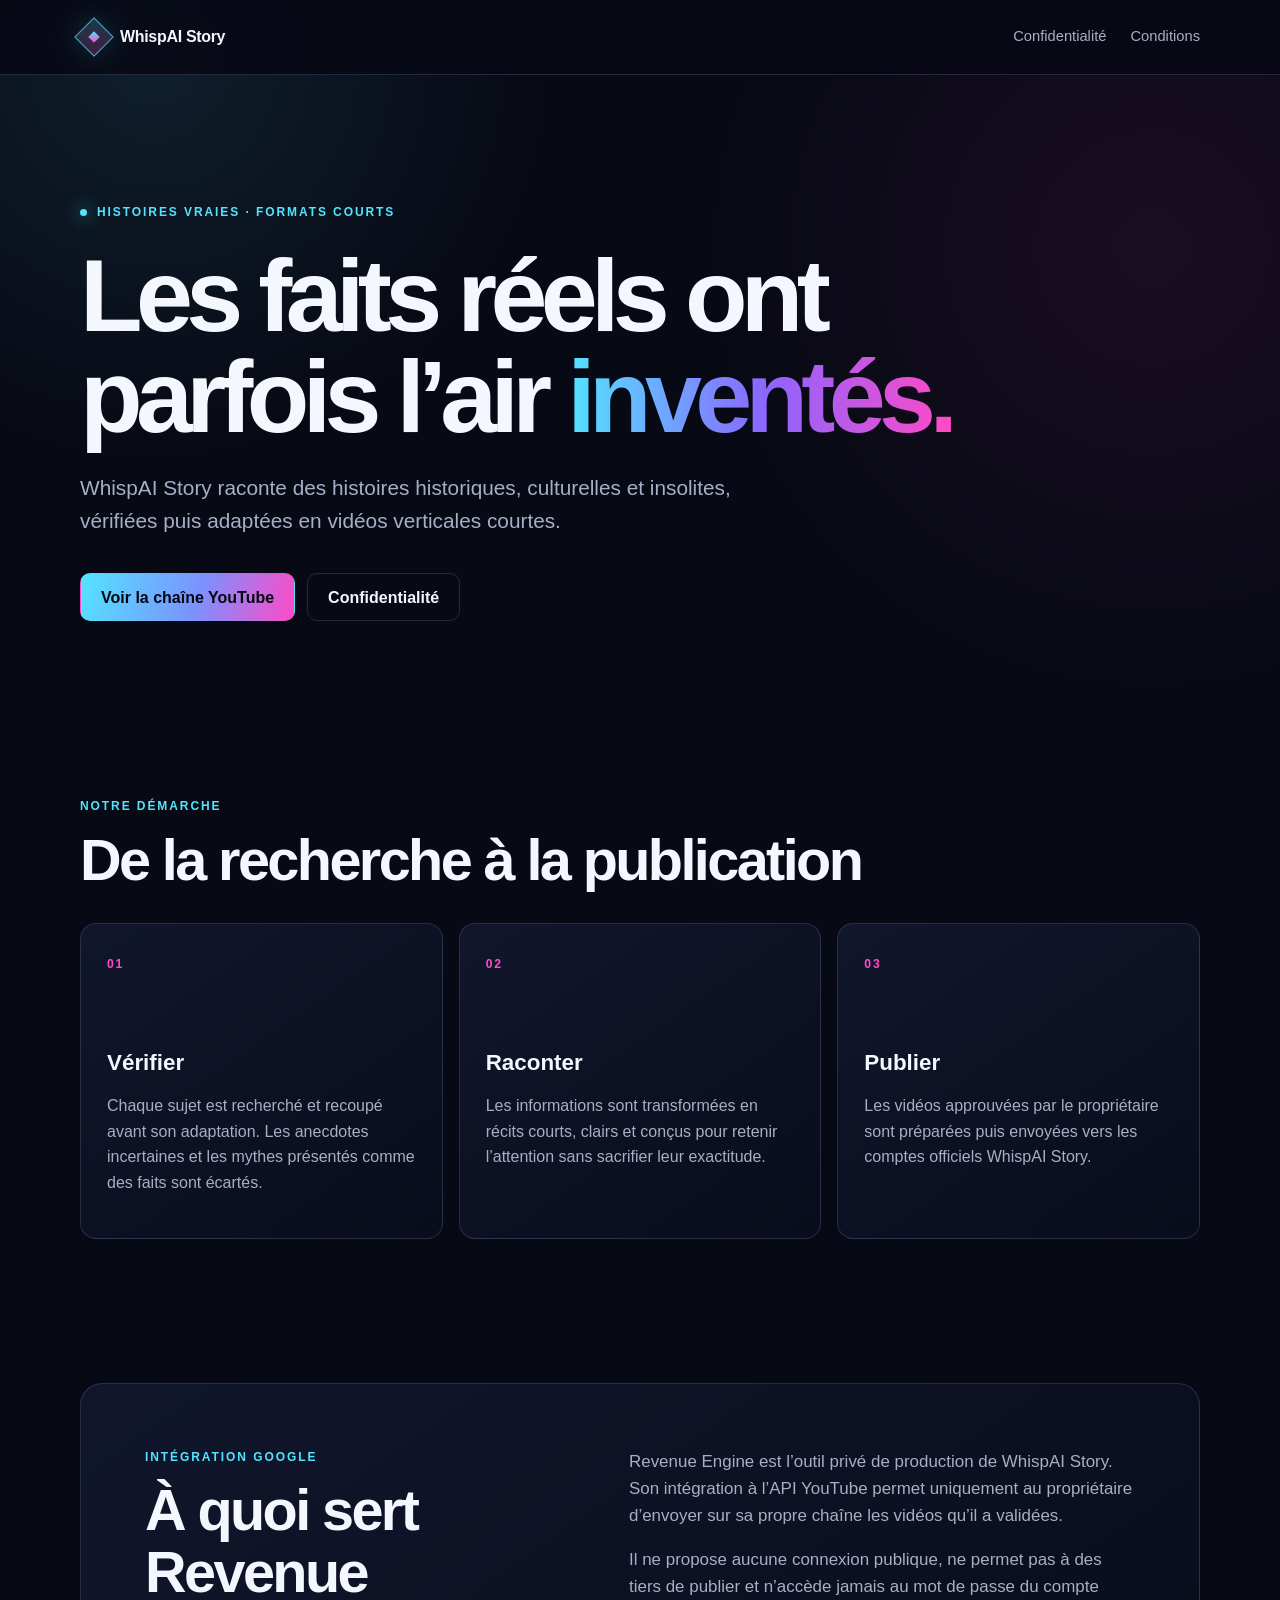
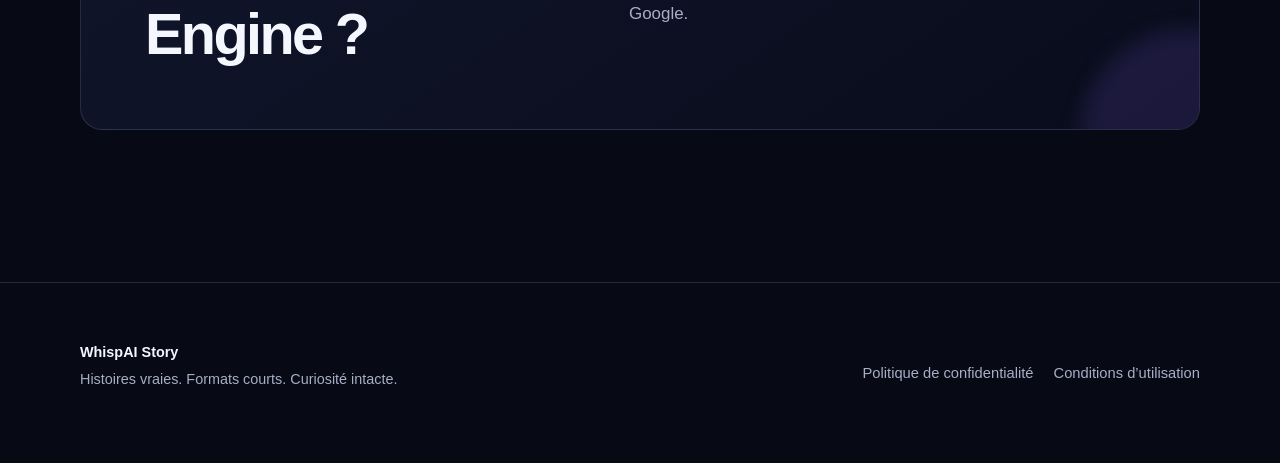
<file: index.html>
<!doctype html>
<html lang="fr">
  <head>
    <meta charset="utf-8">
    <meta name="viewport" content="width=device-width, initial-scale=1">
    <title>WhispAI Story</title>
    <meta name="description" content="WhispAI Story raconte en vidéos courtes des histoires vraies, surprenantes et vérifiées.">
    <link rel="stylesheet" href="/styles.css">
  </head>
  <body>
    <header class="site-header">
      <div class="shell header-inner">
        <a class="brand" href="/" aria-label="WhispAI Story — Accueil">
          <span class="brand-mark" aria-hidden="true"><span></span></span>
          <span>WhispAI Story</span>
        </a>
        <nav aria-label="Navigation principale">
          <a href="/confidentialite/">Confidentialité</a>
          <a href="/conditions/">Conditions</a>
        </nav>
      </div>
    </header>

    <main>
      <section class="hero shell">
        <div class="eyebrow"><span class="signal" aria-hidden="true"></span>Histoires vraies · formats courts</div>
        <h1>Les faits réels ont parfois l’air <span>inventés.</span></h1>
        <p class="hero-copy">
          WhispAI Story raconte des histoires historiques, culturelles et insolites,
          vérifiées puis adaptées en vidéos verticales courtes.
        </p>
        <div class="actions">
          <a class="button button-primary" href="https://www.youtube.com/@WhispAI_Story" target="_blank" rel="noreferrer">Voir la chaîne YouTube</a>
          <a class="button button-secondary" href="/confidentialite/">Confidentialité</a>
        </div>
      </section>

      <section class="section shell" aria-labelledby="mission-title">
        <div class="section-heading">
          <p class="kicker">Notre démarche</p>
          <h2 id="mission-title">De la recherche à la publication</h2>
        </div>
        <div class="cards">
          <article class="card">
            <span class="card-number">01</span>
            <h3>Vérifier</h3>
            <p>Chaque sujet est recherché et recoupé avant son adaptation. Les anecdotes incertaines et les mythes présentés comme des faits sont écartés.</p>
          </article>
          <article class="card">
            <span class="card-number">02</span>
            <h3>Raconter</h3>
            <p>Les informations sont transformées en récits courts, clairs et conçus pour retenir l’attention sans sacrifier leur exactitude.</p>
          </article>
          <article class="card">
            <span class="card-number">03</span>
            <h3>Publier</h3>
            <p>Les vidéos approuvées par le propriétaire sont préparées puis envoyées vers les comptes officiels WhispAI Story.</p>
          </article>
        </div>
      </section>

      <section class="section shell" aria-labelledby="engine-title">
        <div class="engine-panel">
          <div>
            <p class="kicker">Intégration Google</p>
            <h2 id="engine-title">À quoi sert Revenue Engine&nbsp;?</h2>
          </div>
          <div class="engine-copy">
            <p>Revenue Engine est l’outil privé de production de WhispAI Story. Son intégration à l’API YouTube permet uniquement au propriétaire d’envoyer sur sa propre chaîne les vidéos qu’il a validées.</p>
            <p>Il ne propose aucune connexion publique, ne permet pas à des tiers de publier et n’accède jamais au mot de passe du compte Google.</p>
          </div>
        </div>
      </section>
    </main>

    <footer class="site-footer">
      <div class="shell footer-inner">
        <div>
          <p class="footer-brand">WhispAI Story</p>
          <p>Histoires vraies. Formats courts. Curiosité intacte.</p>
        </div>
        <div class="footer-links">
          <a href="/confidentialite/">Politique de confidentialité</a>
          <a href="/conditions/">Conditions d’utilisation</a>
        </div>
      </div>
    </footer>
  </body>
</html>
</file>
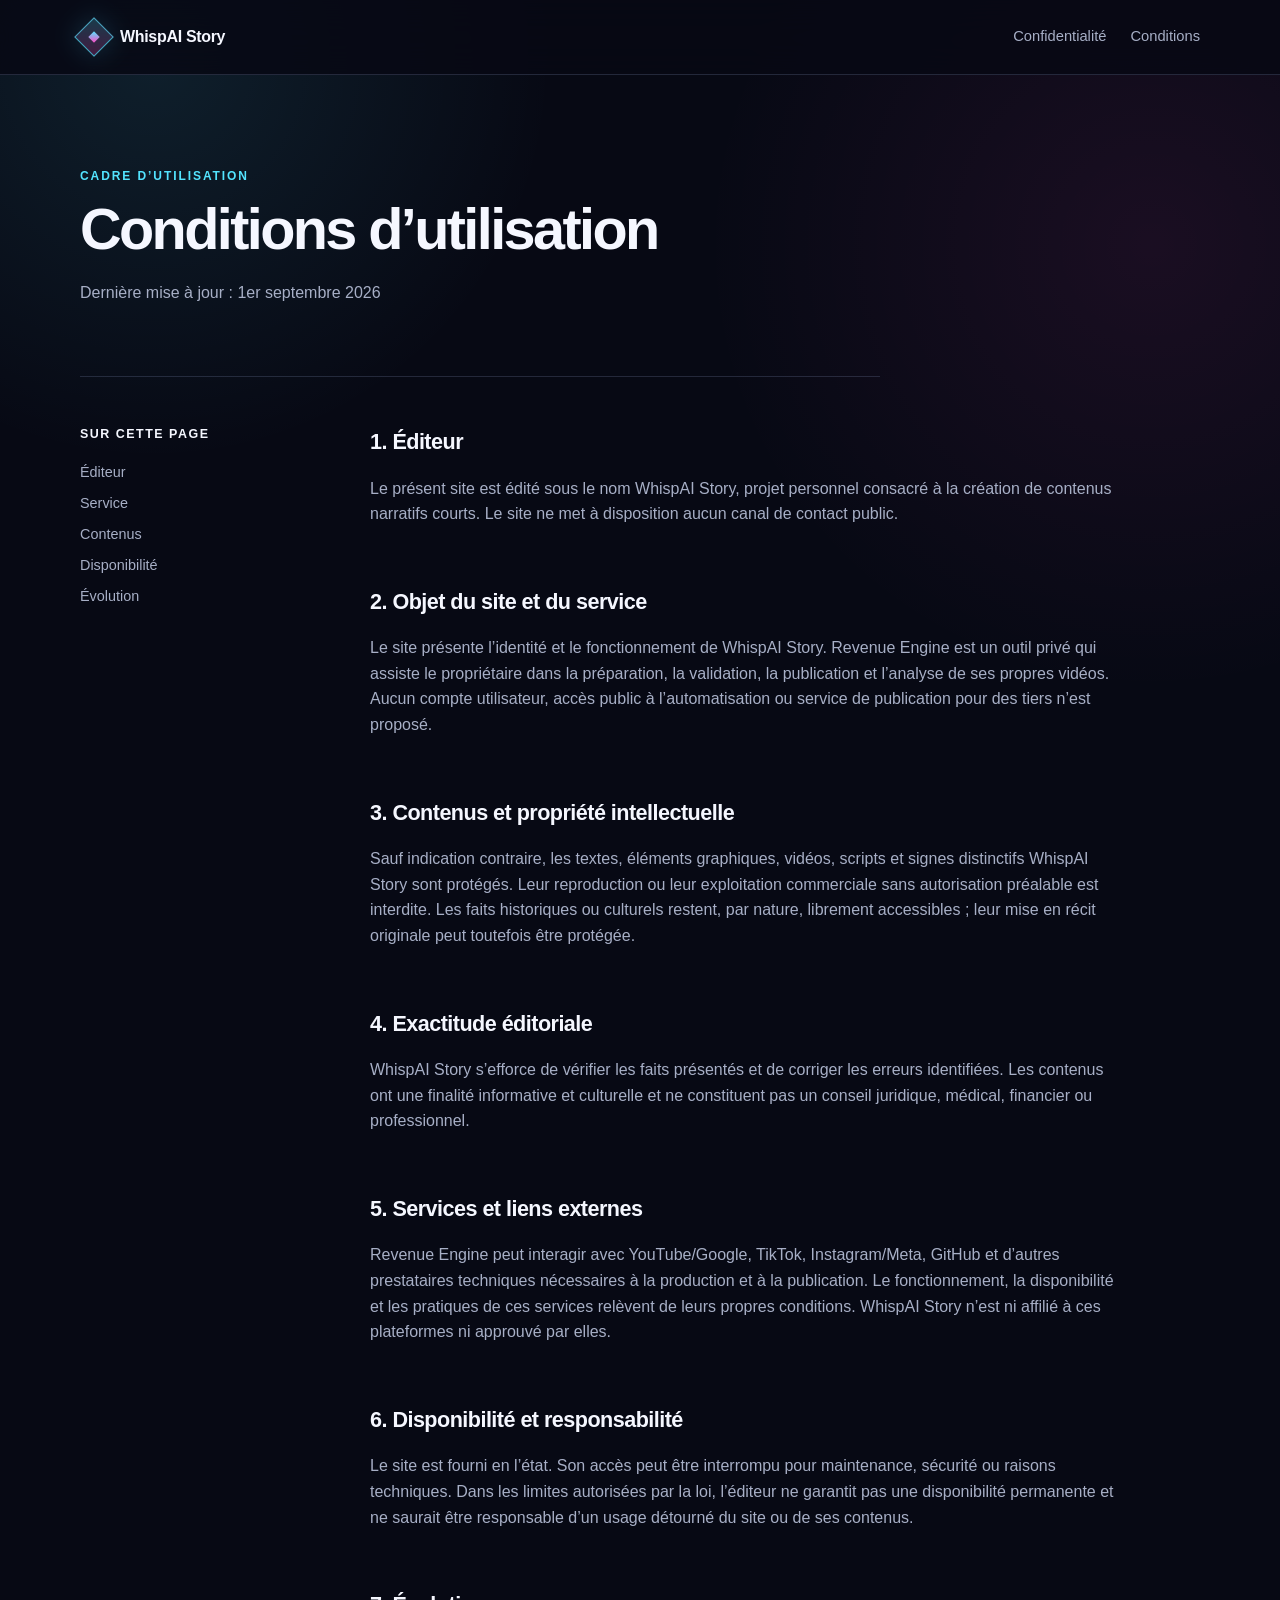
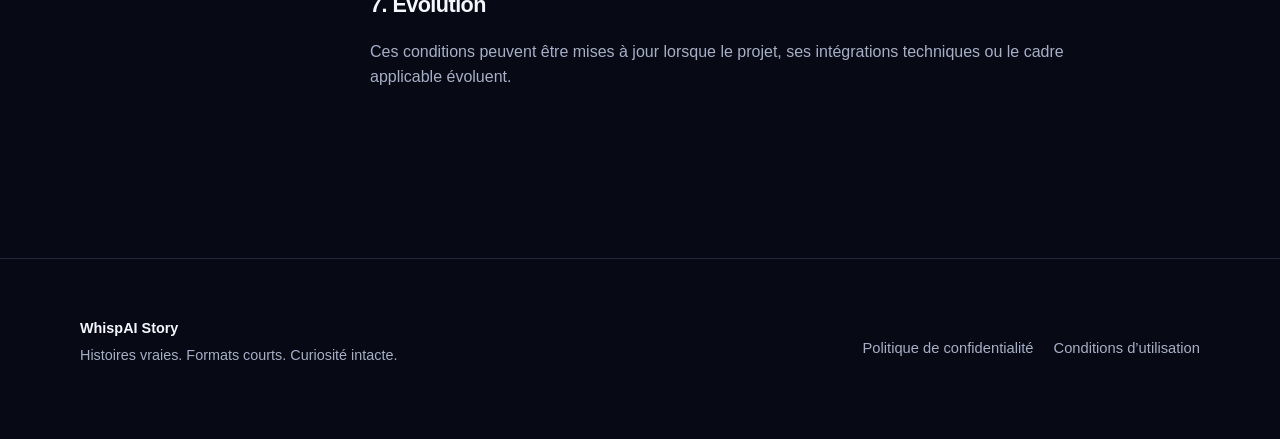
<file: conditions/index.html>
<!doctype html>
<html lang="fr">
  <head>
    <meta charset="utf-8">
    <meta name="viewport" content="width=device-width, initial-scale=1">
    <title>Conditions d’utilisation · WhispAI Story</title>
    <meta name="description" content="Conditions d’utilisation du site public WhispAI Story.">
    <link rel="stylesheet" href="/styles.css">
  </head>
  <body>
    <header class="site-header">
      <div class="shell header-inner">
        <a class="brand" href="/" aria-label="WhispAI Story — Accueil">
          <span class="brand-mark" aria-hidden="true"><span></span></span>
          <span>WhispAI Story</span>
        </a>
        <nav aria-label="Navigation principale">
          <a href="/confidentialite/">Confidentialité</a>
          <a href="/conditions/">Conditions</a>
        </nav>
      </div>
    </header>

    <main class="legal shell">
      <header class="legal-header">
        <p class="kicker">Cadre d’utilisation</p>
        <h1>Conditions d’utilisation</h1>
        <p class="legal-date">Dernière mise à jour : 1er septembre 2026</p>
      </header>

      <div class="legal-grid">
        <aside aria-label="Sommaire">
          <p>Sur cette page</p>
          <a href="#editeur">Éditeur</a>
          <a href="#service">Service</a>
          <a href="#contenus">Contenus</a>
          <a href="#disponibilite">Disponibilité</a>
          <a href="#evolution">Évolution</a>
        </aside>

        <article class="legal-content">
          <section id="editeur">
            <h2>1. Éditeur</h2>
            <p>Le présent site est édité sous le nom WhispAI Story, projet personnel consacré à la création de contenus narratifs courts. Le site ne met à disposition aucun canal de contact public.</p>
          </section>

          <section id="service">
            <h2>2. Objet du site et du service</h2>
            <p>Le site présente l’identité et le fonctionnement de WhispAI Story. Revenue Engine est un outil privé qui assiste le propriétaire dans la préparation, la validation, la publication et l’analyse de ses propres vidéos. Aucun compte utilisateur, accès public à l’automatisation ou service de publication pour des tiers n’est proposé.</p>
          </section>

          <section id="contenus">
            <h2>3. Contenus et propriété intellectuelle</h2>
            <p>Sauf indication contraire, les textes, éléments graphiques, vidéos, scripts et signes distinctifs WhispAI Story sont protégés. Leur reproduction ou leur exploitation commerciale sans autorisation préalable est interdite. Les faits historiques ou culturels restent, par nature, librement accessibles ; leur mise en récit originale peut toutefois être protégée.</p>
          </section>

          <section id="exactitude">
            <h2>4. Exactitude éditoriale</h2>
            <p>WhispAI Story s’efforce de vérifier les faits présentés et de corriger les erreurs identifiées. Les contenus ont une finalité informative et culturelle et ne constituent pas un conseil juridique, médical, financier ou professionnel.</p>
          </section>

          <section id="liens">
            <h2>5. Services et liens externes</h2>
            <p>Revenue Engine peut interagir avec YouTube/Google, TikTok, Instagram/Meta, GitHub et d’autres prestataires techniques nécessaires à la production et à la publication. Le fonctionnement, la disponibilité et les pratiques de ces services relèvent de leurs propres conditions. WhispAI Story n’est ni affilié à ces plateformes ni approuvé par elles.</p>
          </section>

          <section id="disponibilite">
            <h2>6. Disponibilité et responsabilité</h2>
            <p>Le site est fourni en l’état. Son accès peut être interrompu pour maintenance, sécurité ou raisons techniques. Dans les limites autorisées par la loi, l’éditeur ne garantit pas une disponibilité permanente et ne saurait être responsable d’un usage détourné du site ou de ses contenus.</p>
          </section>

          <section id="evolution">
            <h2>7. Évolution</h2>
            <p>Ces conditions peuvent être mises à jour lorsque le projet, ses intégrations techniques ou le cadre applicable évoluent.</p>
          </section>
        </article>
      </div>
    </main>

    <footer class="site-footer">
      <div class="shell footer-inner">
        <div>
          <p class="footer-brand">WhispAI Story</p>
          <p>Histoires vraies. Formats courts. Curiosité intacte.</p>
        </div>
        <div class="footer-links">
          <a href="/confidentialite/">Politique de confidentialité</a>
          <a href="/conditions/">Conditions d’utilisation</a>
        </div>
      </div>
    </footer>
  </body>
</html>
</file>
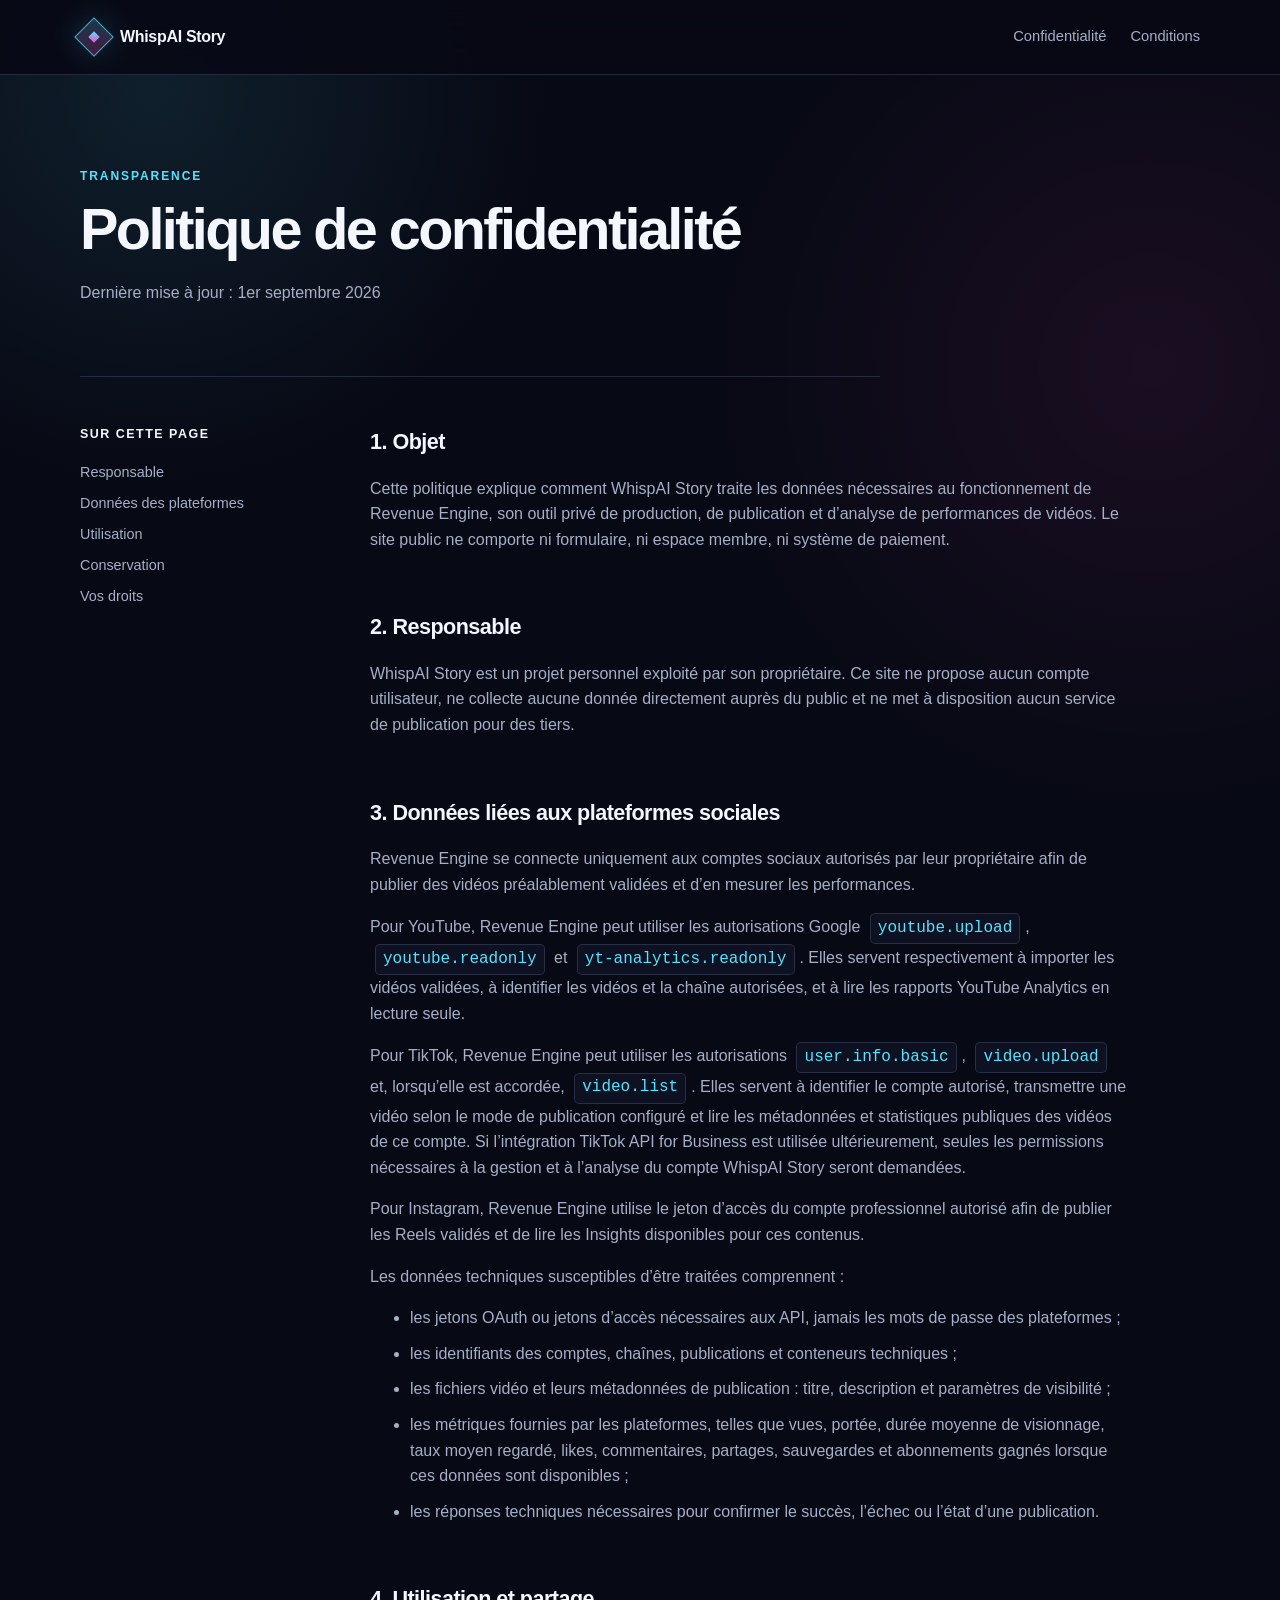
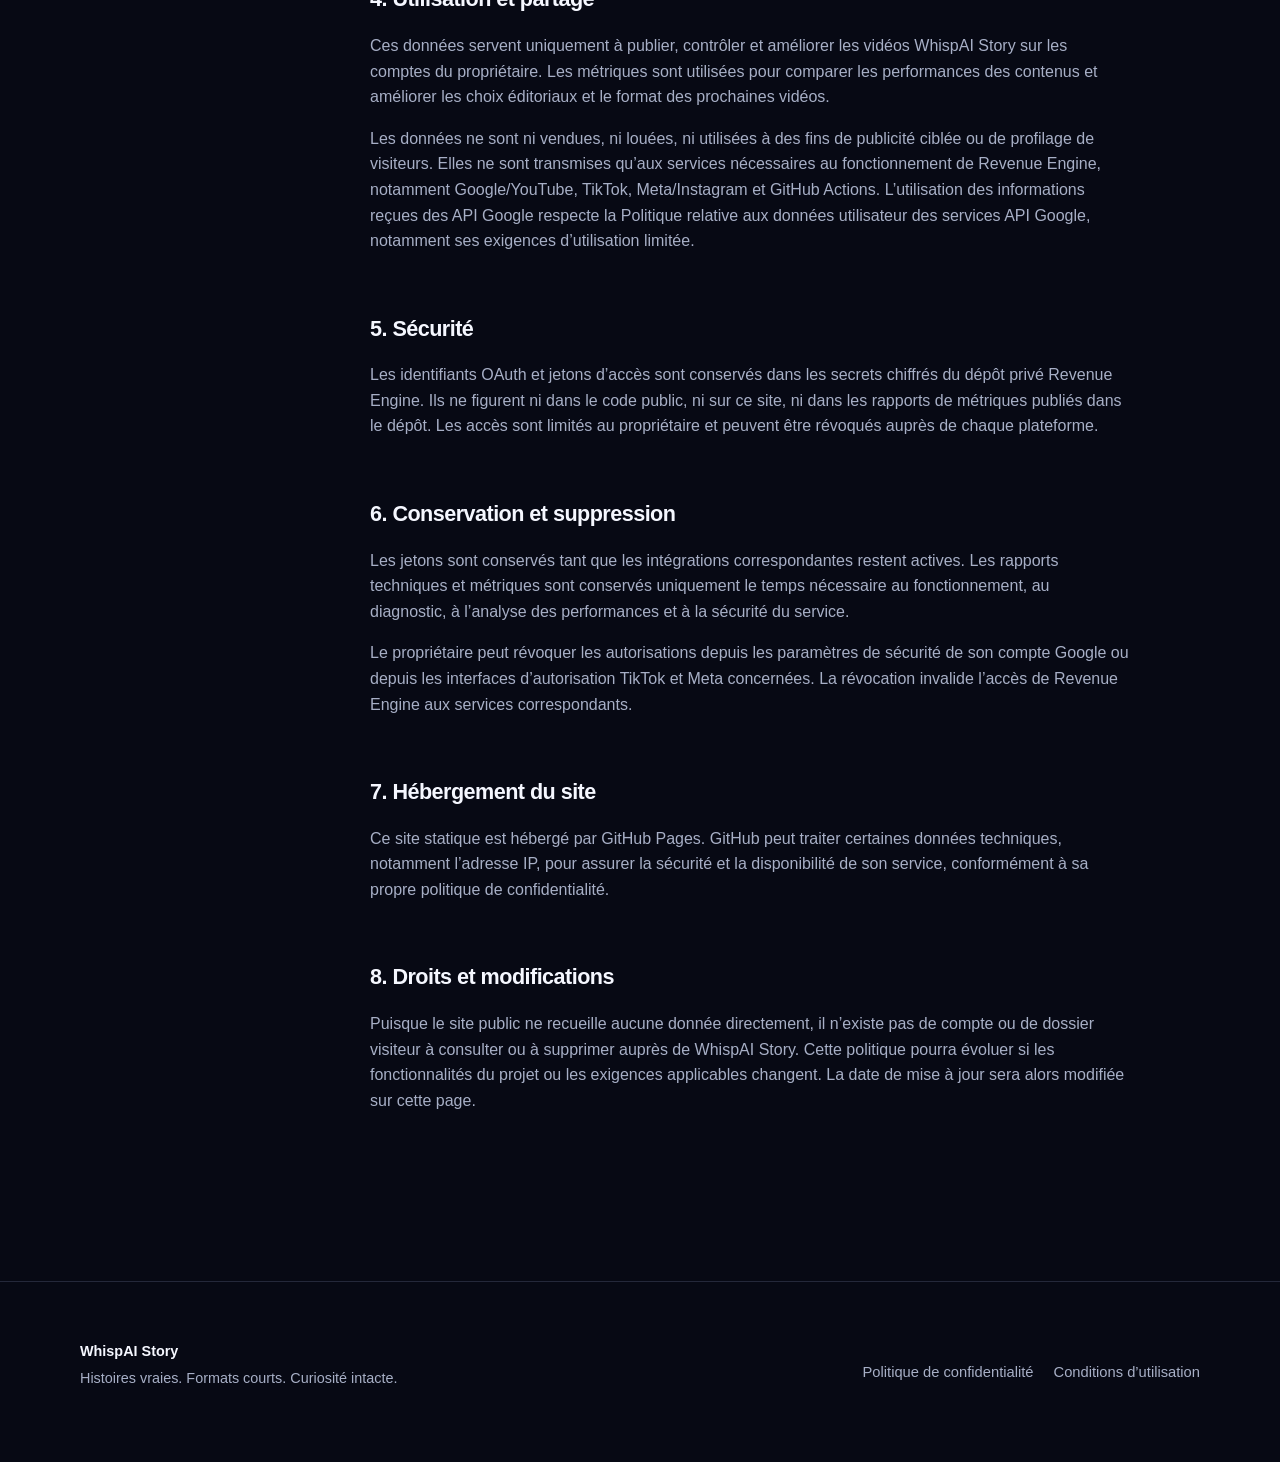
<file: confidentialite/index.html>
<!doctype html>
<html lang="fr">
  <head>
    <meta charset="utf-8">
    <meta name="viewport" content="width=device-width, initial-scale=1">
    <title>Politique de confidentialité · WhispAI Story</title>
    <meta name="description" content="Politique de confidentialité de WhispAI Story et de ses intégrations YouTube, TikTok et Instagram.">
    <link rel="stylesheet" href="/styles.css">
  </head>
  <body>
    <header class="site-header">
      <div class="shell header-inner">
        <a class="brand" href="/" aria-label="WhispAI Story — Accueil">
          <span class="brand-mark" aria-hidden="true"><span></span></span>
          <span>WhispAI Story</span>
        </a>
        <nav aria-label="Navigation principale">
          <a href="/confidentialite/">Confidentialité</a>
          <a href="/conditions/">Conditions</a>
        </nav>
      </div>
    </header>

    <main class="legal shell">
      <header class="legal-header">
        <p class="kicker">Transparence</p>
        <h1>Politique de confidentialité</h1>
        <p class="legal-date">Dernière mise à jour : 1er septembre 2026</p>
      </header>

      <div class="legal-grid">
        <aside aria-label="Sommaire">
          <p>Sur cette page</p>
          <a href="#responsable">Responsable</a>
          <a href="#plateformes">Données des plateformes</a>
          <a href="#utilisation">Utilisation</a>
          <a href="#conservation">Conservation</a>
          <a href="#droits">Vos droits</a>
        </aside>

        <article class="legal-content">
          <section id="objet">
            <h2>1. Objet</h2>
            <p>Cette politique explique comment WhispAI Story traite les données nécessaires au fonctionnement de Revenue Engine, son outil privé de production, de publication et d’analyse de performances de vidéos. Le site public ne comporte ni formulaire, ni espace membre, ni système de paiement.</p>
          </section>

          <section id="responsable">
            <h2>2. Responsable</h2>
            <p>WhispAI Story est un projet personnel exploité par son propriétaire. Ce site ne propose aucun compte utilisateur, ne collecte aucune donnée directement auprès du public et ne met à disposition aucun service de publication pour des tiers.</p>
          </section>

          <section id="plateformes">
            <h2>3. Données liées aux plateformes sociales</h2>
            <p>Revenue Engine se connecte uniquement aux comptes sociaux autorisés par leur propriétaire afin de publier des vidéos préalablement validées et d’en mesurer les performances.</p>
            <p>Pour YouTube, Revenue Engine peut utiliser les autorisations Google <code>youtube.upload</code>, <code>youtube.readonly</code> et <code>yt-analytics.readonly</code>. Elles servent respectivement à importer les vidéos validées, à identifier les vidéos et la chaîne autorisées, et à lire les rapports YouTube Analytics en lecture seule.</p>
            <p>Pour TikTok, Revenue Engine peut utiliser les autorisations <code>user.info.basic</code>, <code>video.upload</code> et, lorsqu’elle est accordée, <code>video.list</code>. Elles servent à identifier le compte autorisé, transmettre une vidéo selon le mode de publication configuré et lire les métadonnées et statistiques publiques des vidéos de ce compte. Si l’intégration TikTok API for Business est utilisée ultérieurement, seules les permissions nécessaires à la gestion et à l’analyse du compte WhispAI Story seront demandées.</p>
            <p>Pour Instagram, Revenue Engine utilise le jeton d’accès du compte professionnel autorisé afin de publier les Reels validés et de lire les Insights disponibles pour ces contenus.</p>
            <p>Les données techniques susceptibles d’être traitées comprennent :</p>
            <ul>
              <li>les jetons OAuth ou jetons d’accès nécessaires aux API, jamais les mots de passe des plateformes ;</li>
              <li>les identifiants des comptes, chaînes, publications et conteneurs techniques ;</li>
              <li>les fichiers vidéo et leurs métadonnées de publication : titre, description et paramètres de visibilité ;</li>
              <li>les métriques fournies par les plateformes, telles que vues, portée, durée moyenne de visionnage, taux moyen regardé, likes, commentaires, partages, sauvegardes et abonnements gagnés lorsque ces données sont disponibles ;</li>
              <li>les réponses techniques nécessaires pour confirmer le succès, l’échec ou l’état d’une publication.</li>
            </ul>
          </section>

          <section id="utilisation">
            <h2>4. Utilisation et partage</h2>
            <p>Ces données servent uniquement à publier, contrôler et améliorer les vidéos WhispAI Story sur les comptes du propriétaire. Les métriques sont utilisées pour comparer les performances des contenus et améliorer les choix éditoriaux et le format des prochaines vidéos.</p>
            <p>Les données ne sont ni vendues, ni louées, ni utilisées à des fins de publicité ciblée ou de profilage de visiteurs. Elles ne sont transmises qu’aux services nécessaires au fonctionnement de Revenue Engine, notamment Google/YouTube, TikTok, Meta/Instagram et GitHub Actions. L’utilisation des informations reçues des API Google respecte la Politique relative aux données utilisateur des services API Google, notamment ses exigences d’utilisation limitée.</p>
          </section>

          <section id="securite">
            <h2>5. Sécurité</h2>
            <p>Les identifiants OAuth et jetons d’accès sont conservés dans les secrets chiffrés du dépôt privé Revenue Engine. Ils ne figurent ni dans le code public, ni sur ce site, ni dans les rapports de métriques publiés dans le dépôt. Les accès sont limités au propriétaire et peuvent être révoqués auprès de chaque plateforme.</p>
          </section>

          <section id="conservation">
            <h2>6. Conservation et suppression</h2>
            <p>Les jetons sont conservés tant que les intégrations correspondantes restent actives. Les rapports techniques et métriques sont conservés uniquement le temps nécessaire au fonctionnement, au diagnostic, à l’analyse des performances et à la sécurité du service.</p>
            <p>Le propriétaire peut révoquer les autorisations depuis les paramètres de sécurité de son compte Google ou depuis les interfaces d’autorisation TikTok et Meta concernées. La révocation invalide l’accès de Revenue Engine aux services correspondants.</p>
          </section>

          <section id="hebergement">
            <h2>7. Hébergement du site</h2>
            <p>Ce site statique est hébergé par GitHub Pages. GitHub peut traiter certaines données techniques, notamment l’adresse IP, pour assurer la sécurité et la disponibilité de son service, conformément à sa propre politique de confidentialité.</p>
          </section>

          <section id="droits">
            <h2>8. Droits et modifications</h2>
            <p>Puisque le site public ne recueille aucune donnée directement, il n’existe pas de compte ou de dossier visiteur à consulter ou à supprimer auprès de WhispAI Story. Cette politique pourra évoluer si les fonctionnalités du projet ou les exigences applicables changent. La date de mise à jour sera alors modifiée sur cette page.</p>
          </section>
        </article>
      </div>
    </main>

    <footer class="site-footer">
      <div class="shell footer-inner">
        <div>
          <p class="footer-brand">WhispAI Story</p>
          <p>Histoires vraies. Formats courts. Curiosité intacte.</p>
        </div>
        <div class="footer-links">
          <a href="/confidentialite/">Politique de confidentialité</a>
          <a href="/conditions/">Conditions d’utilisation</a>
        </div>
      </div>
    </footer>
  </body>
</html>
</file>
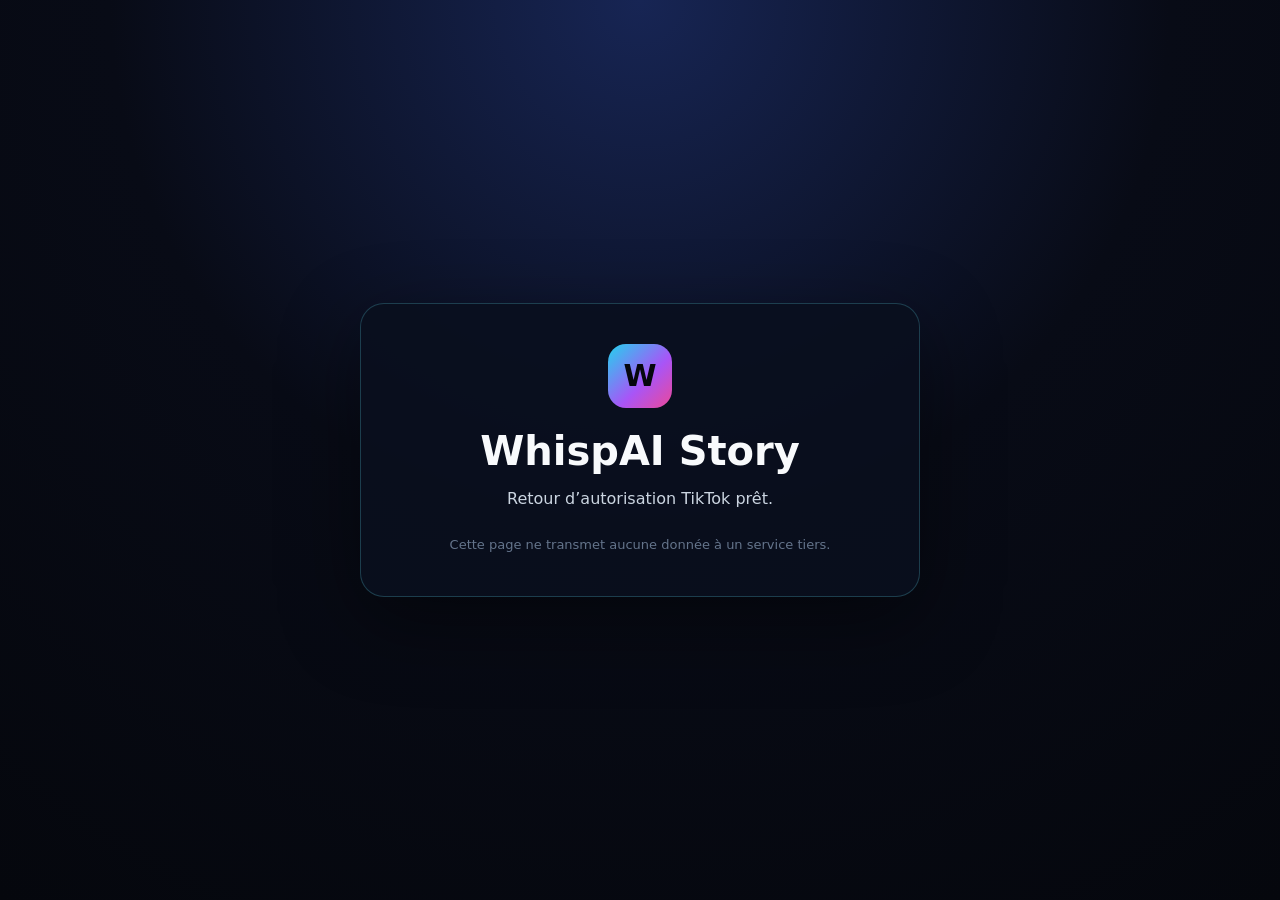
<file: tiktok/callback/index.html>
<!doctype html>
<html lang="fr">
<head>
  <meta charset="utf-8">
  <meta name="viewport" content="width=device-width, initial-scale=1">
  <meta name="robots" content="noindex, nofollow">
  <title>Autorisation TikTok — WhispAI Story</title>
  <style>
    :root { color-scheme: dark; font-family: Inter, system-ui, sans-serif; }
    * { box-sizing: border-box; }
    body {
      min-height: 100vh;
      margin: 0;
      display: grid;
      place-items: center;
      padding: 24px;
      background: radial-gradient(circle at top, #172554 0, #080b16 48%, #05070d 100%);
      color: #f8fafc;
    }
    main {
      width: min(560px, 100%);
      padding: 40px 32px;
      border: 1px solid rgba(103, 232, 249, .22);
      border-radius: 24px;
      background: rgba(10, 15, 30, .88);
      box-shadow: 0 24px 80px rgba(0, 0, 0, .45);
      text-align: center;
    }
    .mark {
      width: 64px;
      height: 64px;
      margin: 0 auto 20px;
      display: grid;
      place-items: center;
      border-radius: 18px;
      background: linear-gradient(135deg, #22d3ee, #a855f7 58%, #ec4899);
      color: #05070d;
      font-size: 30px;
      font-weight: 900;
    }
    h1 { margin: 0 0 12px; font-size: clamp(28px, 6vw, 40px); }
    p { margin: 0; color: #cbd5e1; line-height: 1.6; }
    button {
      margin-top: 24px;
      padding: 12px 18px;
      border: 0;
      border-radius: 12px;
      background: #22d3ee;
      color: #071018;
      font: inherit;
      font-weight: 800;
      cursor: pointer;
    }
    .note { margin-top: 24px; font-size: 13px; color: #64748b; }
    .error { color: #fda4af; }
  </style>
</head>
<body>
  <main>
    <div class="mark" aria-hidden="true">W</div>
    <h1>WhispAI Story</h1>
    <p id="status">Retour d’autorisation TikTok prêt.</p>
    <button id="copy" type="button" hidden>Copier le résultat d’autorisation</button>
    <p class="note">Cette page ne transmet aucune donnée à un service tiers.</p>
  </main>
  <script>
    const params = new URLSearchParams(window.location.search);
    const code = params.get("code");
    const error = params.get("error");
    const errorDescription = params.get("error_description");
    const status = document.getElementById("status");
    const copy = document.getElementById("copy");

    if (code) {
      status.textContent = "Autorisation reçue. Copiez le résultat, puis collez-le dans l’utilitaire Revenue Engine resté ouvert.";
      copy.hidden = false;
      copy.addEventListener("click", async () => {
        await navigator.clipboard.writeText(window.location.href);
        copy.textContent = "Résultat copié";
      });
    } else if (error) {
      status.className = "error";
      status.textContent = errorDescription || "L’autorisation TikTok a été refusée ou interrompue.";
    }
  </script>
</body>
</html>
</file>
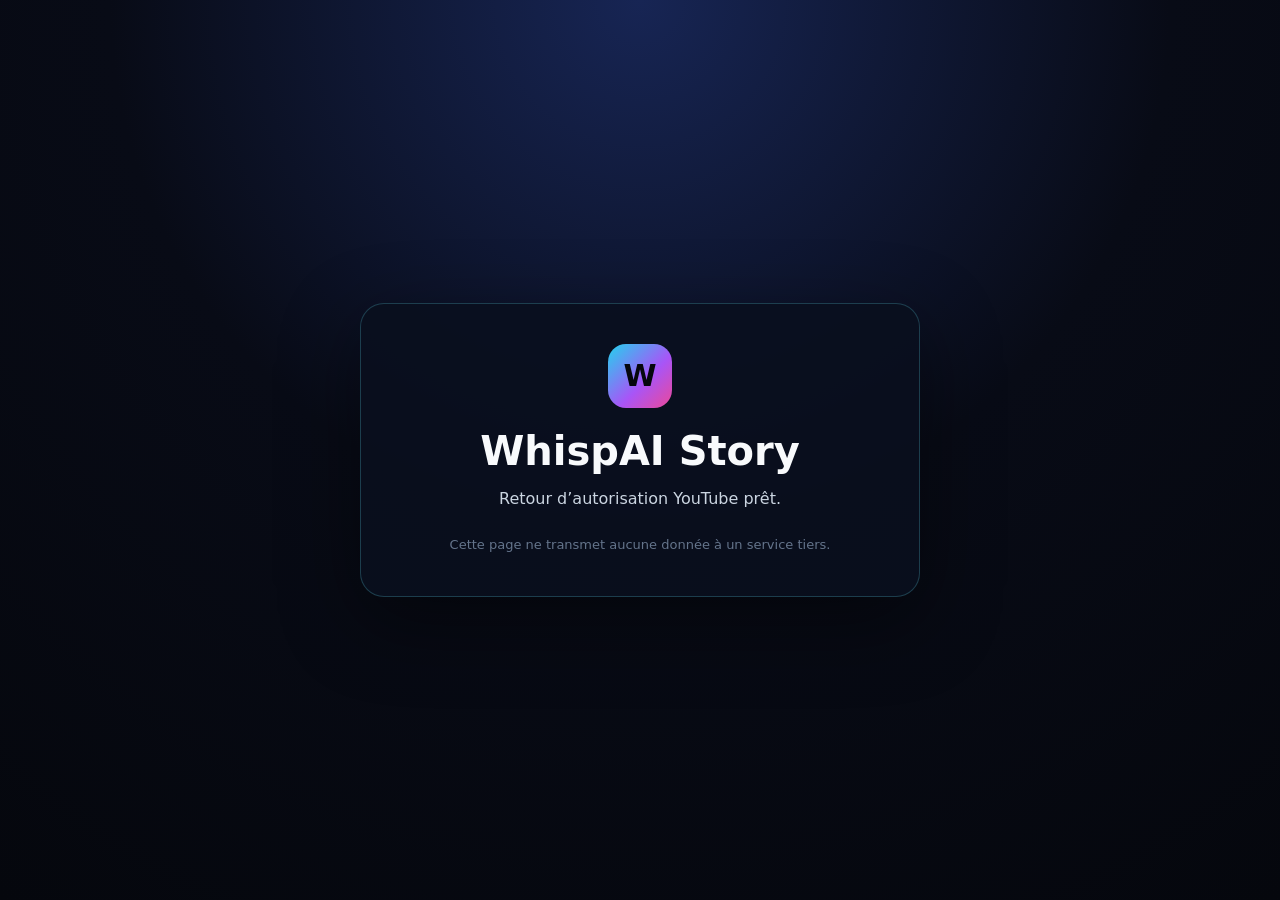
<file: youtube/callback/index.html>
<!doctype html>
<html lang="fr">
<head>
  <meta charset="utf-8">
  <meta name="viewport" content="width=device-width, initial-scale=1">
  <meta name="robots" content="noindex, nofollow">
  <title>Autorisation YouTube — WhispAI Story</title>
  <style>
    :root { color-scheme: dark; font-family: Inter, system-ui, sans-serif; }
    * { box-sizing: border-box; }
    body {
      min-height: 100vh;
      margin: 0;
      display: grid;
      place-items: center;
      padding: 24px;
      background: radial-gradient(circle at top, #172554 0, #080b16 48%, #05070d 100%);
      color: #f8fafc;
    }
    main {
      width: min(560px, 100%);
      padding: 40px 32px;
      border: 1px solid rgba(103, 232, 249, .22);
      border-radius: 24px;
      background: rgba(10, 15, 30, .88);
      box-shadow: 0 24px 80px rgba(0, 0, 0, .45);
      text-align: center;
    }
    .mark {
      width: 64px;
      height: 64px;
      margin: 0 auto 20px;
      display: grid;
      place-items: center;
      border-radius: 18px;
      background: linear-gradient(135deg, #22d3ee, #a855f7 58%, #ec4899);
      color: #05070d;
      font-size: 30px;
      font-weight: 900;
    }
    h1 { margin: 0 0 12px; font-size: clamp(28px, 6vw, 40px); }
    p { margin: 0; color: #cbd5e1; line-height: 1.6; }
    button {
      margin-top: 24px;
      padding: 12px 18px;
      border: 0;
      border-radius: 12px;
      background: #22d3ee;
      color: #071018;
      font: inherit;
      font-weight: 800;
      cursor: pointer;
    }
    .note { margin-top: 24px; font-size: 13px; color: #64748b; }
    .error { color: #fda4af; }
  </style>
</head>
<body>
  <main>
    <div class="mark" aria-hidden="true">W</div>
    <h1>WhispAI Story</h1>
    <p id="status">Retour d’autorisation YouTube prêt.</p>
    <button id="copy" type="button" hidden>Copier le résultat d’autorisation</button>
    <p class="note">Cette page ne transmet aucune donnée à un service tiers.</p>
  </main>
  <script>
    const params = new URLSearchParams(window.location.search);
    const code = params.get("code");
    const error = params.get("error");
    const errorDescription = params.get("error_description");
    const status = document.getElementById("status");
    const copy = document.getElementById("copy");

    if (code) {
      status.textContent = "Autorisation reçue. Copiez le résultat, puis collez-le dans l’utilitaire Revenue Engine resté ouvert.";
      copy.hidden = false;
      copy.addEventListener("click", async () => {
        await navigator.clipboard.writeText(window.location.href);
        copy.textContent = "Résultat copié";
      });
    } else if (error) {
      status.className = "error";
      status.textContent = errorDescription || "L’autorisation Google/YouTube a été refusée ou interrompue.";
    }
  </script>
</body>
</html>
</file>
<file: styles.css>
:root {
  --ink: #f5f7ff;
  --muted: #a7afc6;
  --night: #070914;
  --panel: #0d1121;
  --line: rgba(148, 163, 210, 0.2);
  --cyan: #53e4ff;
  --violet: #8c65ff;
  --magenta: #ff4ac6;
}

* { box-sizing: border-box; }
html { scroll-behavior: smooth; }
body {
  margin: 0;
  background:
    radial-gradient(circle at 12% 3%, rgba(83, 228, 255, 0.1), transparent 25rem),
    radial-gradient(circle at 90% 12%, rgba(255, 74, 198, 0.08), transparent 28rem),
    var(--night);
  color: var(--ink);
  font-family: Arial, Helvetica, sans-serif;
  line-height: 1.6;
}
a { color: inherit; }
.shell { width: min(1120px, calc(100% - 40px)); margin-inline: auto; }
.site-header {
  position: sticky;
  top: 0;
  z-index: 10;
  border-bottom: 1px solid var(--line);
  background: rgba(7, 9, 20, 0.86);
  backdrop-filter: blur(18px);
}
.header-inner {
  min-height: 74px;
  display: flex;
  align-items: center;
  justify-content: space-between;
  gap: 24px;
}
.brand {
  display: inline-flex;
  align-items: center;
  gap: 12px;
  font-weight: 750;
  letter-spacing: -0.02em;
  text-decoration: none;
}
.brand-mark {
  width: 28px;
  height: 28px;
  display: grid;
  place-items: center;
  transform: rotate(45deg);
  border: 1px solid rgba(83, 228, 255, 0.65);
  background: linear-gradient(135deg, rgba(83, 228, 255, 0.22), rgba(255, 74, 198, 0.24));
  box-shadow: 0 0 26px rgba(83, 228, 255, 0.18);
}
.brand-mark span {
  width: 8px;
  height: 8px;
  background: linear-gradient(135deg, var(--cyan), var(--magenta));
}
nav { display: flex; align-items: center; gap: 24px; }
nav a, .footer-links a {
  color: var(--muted);
  font-size: 0.92rem;
  text-decoration: none;
}
nav a:hover, nav a:focus-visible, .footer-links a:hover, .footer-links a:focus-visible {
  color: var(--cyan);
}
.hero { padding-block: 128px 104px; }
.eyebrow, .kicker {
  color: var(--cyan);
  font-size: 0.75rem;
  font-weight: 800;
  letter-spacing: 0.16em;
  text-transform: uppercase;
}
.eyebrow { display: flex; align-items: center; gap: 10px; }
.signal {
  width: 7px;
  height: 7px;
  border-radius: 50%;
  background: var(--cyan);
  box-shadow: 0 0 18px var(--cyan);
}
h1, h2, h3, p { margin-top: 0; }
.hero h1 {
  max-width: 900px;
  margin: 24px 0;
  font-size: clamp(3rem, 8vw, 6.8rem);
  line-height: 0.98;
  letter-spacing: -0.065em;
}
.hero h1 span {
  color: transparent;
  background: linear-gradient(90deg, var(--cyan), var(--violet) 52%, var(--magenta));
  background-clip: text;
}
.hero-copy {
  max-width: 700px;
  color: var(--muted);
  font-size: clamp(1.08rem, 2vw, 1.3rem);
}
.actions { display: flex; flex-wrap: wrap; gap: 12px; margin-top: 36px; }
.button {
  min-height: 48px;
  display: inline-flex;
  align-items: center;
  justify-content: center;
  padding: 0 20px;
  border: 1px solid var(--line);
  border-radius: 10px;
  font-weight: 750;
  text-decoration: none;
  transition: transform 160ms ease, border-color 160ms ease, background 160ms ease;
}
.button:hover { transform: translateY(-2px); }
.button-primary {
  border-color: transparent;
  background: linear-gradient(105deg, var(--cyan), #7c91ff 55%, var(--magenta));
  color: #050712;
}
.button-secondary:hover {
  border-color: rgba(83, 228, 255, 0.55);
  background: rgba(83, 228, 255, 0.06);
}
.section { padding-block: 72px; }
.section-heading { margin-bottom: 32px; }
.section h2, .legal h1 {
  margin-bottom: 0;
  font-size: clamp(2rem, 4.5vw, 3.8rem);
  line-height: 1.08;
  letter-spacing: -0.045em;
}
.cards { display: grid; grid-template-columns: repeat(3, 1fr); gap: 16px; }
.card, .engine-panel {
  border: 1px solid var(--line);
  background: linear-gradient(145deg, rgba(18, 24, 47, 0.92), rgba(10, 13, 28, 0.92));
}
.card { min-height: 280px; padding: 26px; border-radius: 16px; }
.card-number {
  color: var(--magenta);
  font-size: 0.76rem;
  font-weight: 850;
  letter-spacing: 0.15em;
}
.card h3 { margin: 70px 0 12px; font-size: 1.4rem; }
.card p, .engine-copy, .legal-content p, .legal-content li { color: var(--muted); }
.engine-panel {
  display: grid;
  grid-template-columns: 0.9fr 1.1fr;
  gap: 70px;
  padding: clamp(28px, 6vw, 64px);
  border-radius: 22px;
  position: relative;
  overflow: hidden;
}
.engine-panel::after {
  content: "";
  position: absolute;
  width: 220px;
  height: 220px;
  right: -100px;
  bottom: -120px;
  border-radius: 50%;
  background: rgba(140, 101, 255, 0.14);
  filter: blur(10px);
}
.engine-copy { font-size: 1.06rem; }
.site-footer { margin-top: 80px; border-top: 1px solid var(--line); }
.footer-inner {
  min-height: 180px;
  display: flex;
  justify-content: space-between;
  align-items: center;
  gap: 36px;
  color: var(--muted);
  font-size: 0.9rem;
}
.footer-brand { margin-bottom: 4px; color: var(--ink); font-weight: 800; }
.footer-links { display: flex; flex-wrap: wrap; justify-content: flex-end; gap: 20px; }
.legal { padding-block: 92px 30px; }
.legal-header {
  max-width: 800px;
  padding-bottom: 54px;
  border-bottom: 1px solid var(--line);
}
.legal-date { margin-top: 20px; color: var(--muted); }
.legal-grid {
  display: grid;
  grid-template-columns: 220px minmax(0, 760px);
  gap: 70px;
  padding-top: 48px;
}
.legal-grid aside {
  position: sticky;
  top: 110px;
  align-self: start;
  display: flex;
  flex-direction: column;
  gap: 8px;
}
.legal-grid aside p {
  margin-bottom: 8px;
  font-size: 0.78rem;
  font-weight: 800;
  letter-spacing: 0.12em;
  text-transform: uppercase;
}
.legal-grid aside a { color: var(--muted); font-size: 0.9rem; text-decoration: none; }
.legal-grid aside a:hover { color: var(--cyan); }
.legal-content section { scroll-margin-top: 110px; padding: 0 0 42px; }
.legal-content h2 { margin-bottom: 16px; font-size: 1.35rem; letter-spacing: -0.025em; }
.legal-content p, .legal-content li { font-size: 1rem; }
.legal-content a { color: var(--cyan); overflow-wrap: anywhere; }
.legal-content code {
  display: inline-block;
  margin: 0 0.3em;
  padding: 0.1em 0.45em;
  border: 1px solid var(--line);
  border-radius: 5px;
  color: var(--cyan);
  background: var(--panel);
}
.legal-content li + li { margin-top: 10px; }
:focus-visible { outline: 3px solid rgba(83, 228, 255, 0.7); outline-offset: 4px; }
@media (max-width: 800px) {
  .header-inner { min-height: 68px; }
  nav { gap: 14px; }
  nav a { font-size: 0.8rem; }
  .hero { padding-block: 88px 58px; }
  .cards, .engine-panel, .legal-grid { grid-template-columns: 1fr; }
  .card { min-height: 0; }
  .card h3 { margin-top: 36px; }
  .engine-panel, .legal-grid { gap: 30px; }
  .legal-grid aside { display: none; }
  .footer-inner { align-items: flex-start; flex-direction: column; justify-content: center; }
  .footer-links { justify-content: flex-start; }
}
@media (max-width: 520px) {
  .shell { width: min(100% - 28px, 1120px); }
  .brand > span:last-child { font-size: 0.9rem; }
  nav a:first-child { display: none; }
  .section { padding-block: 52px; }
}
</file>
